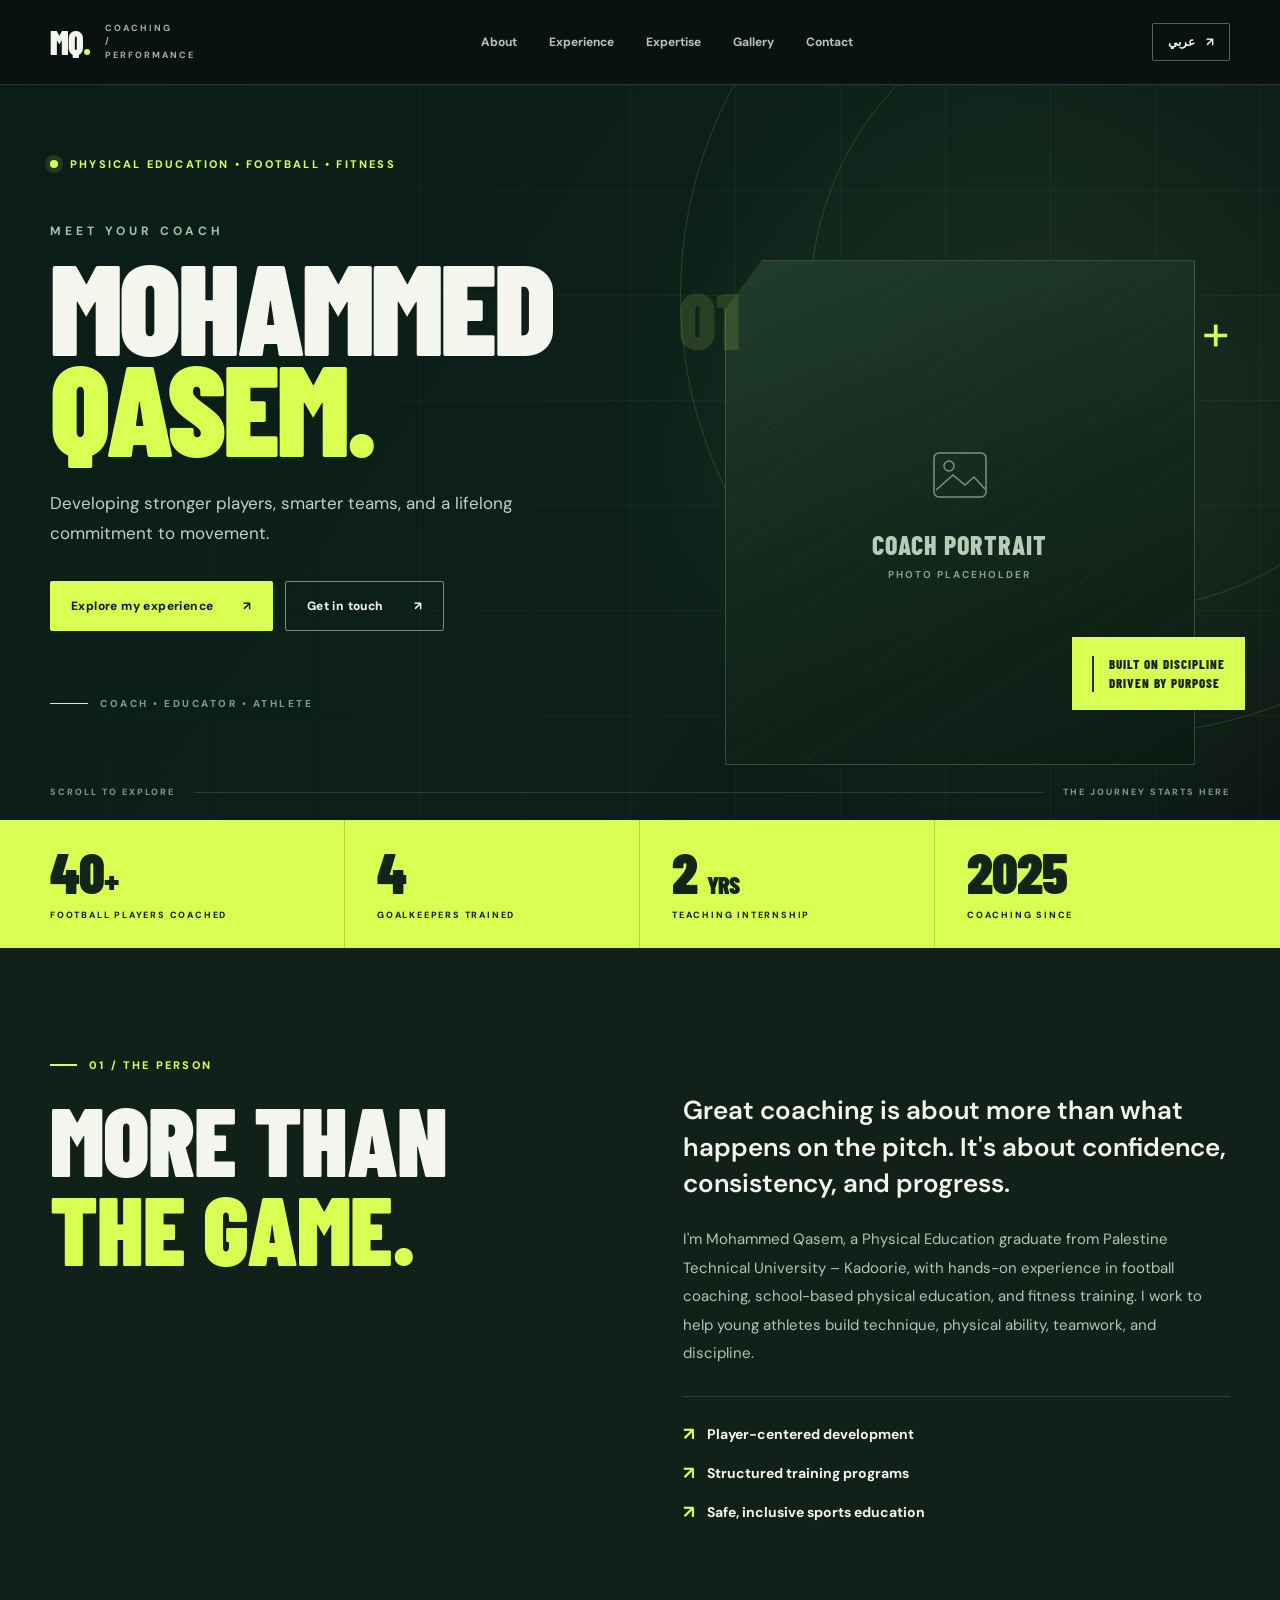
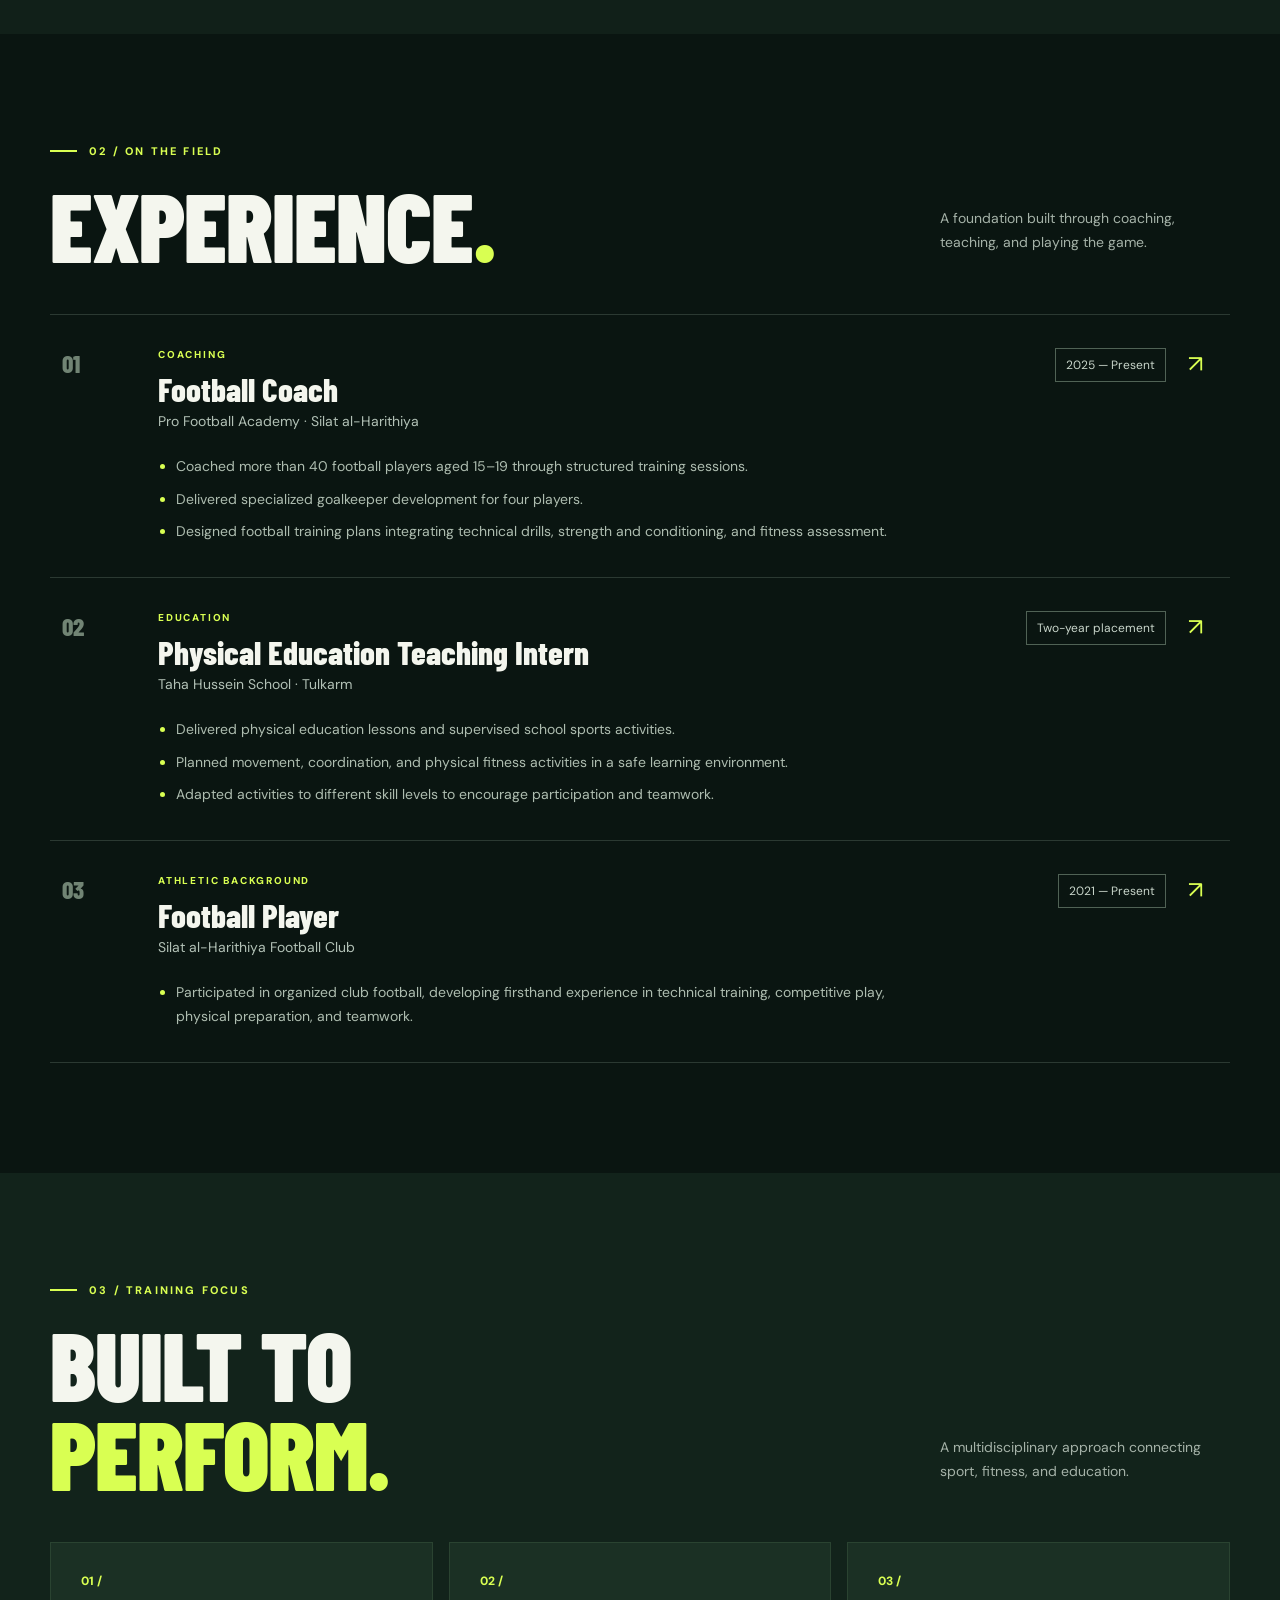
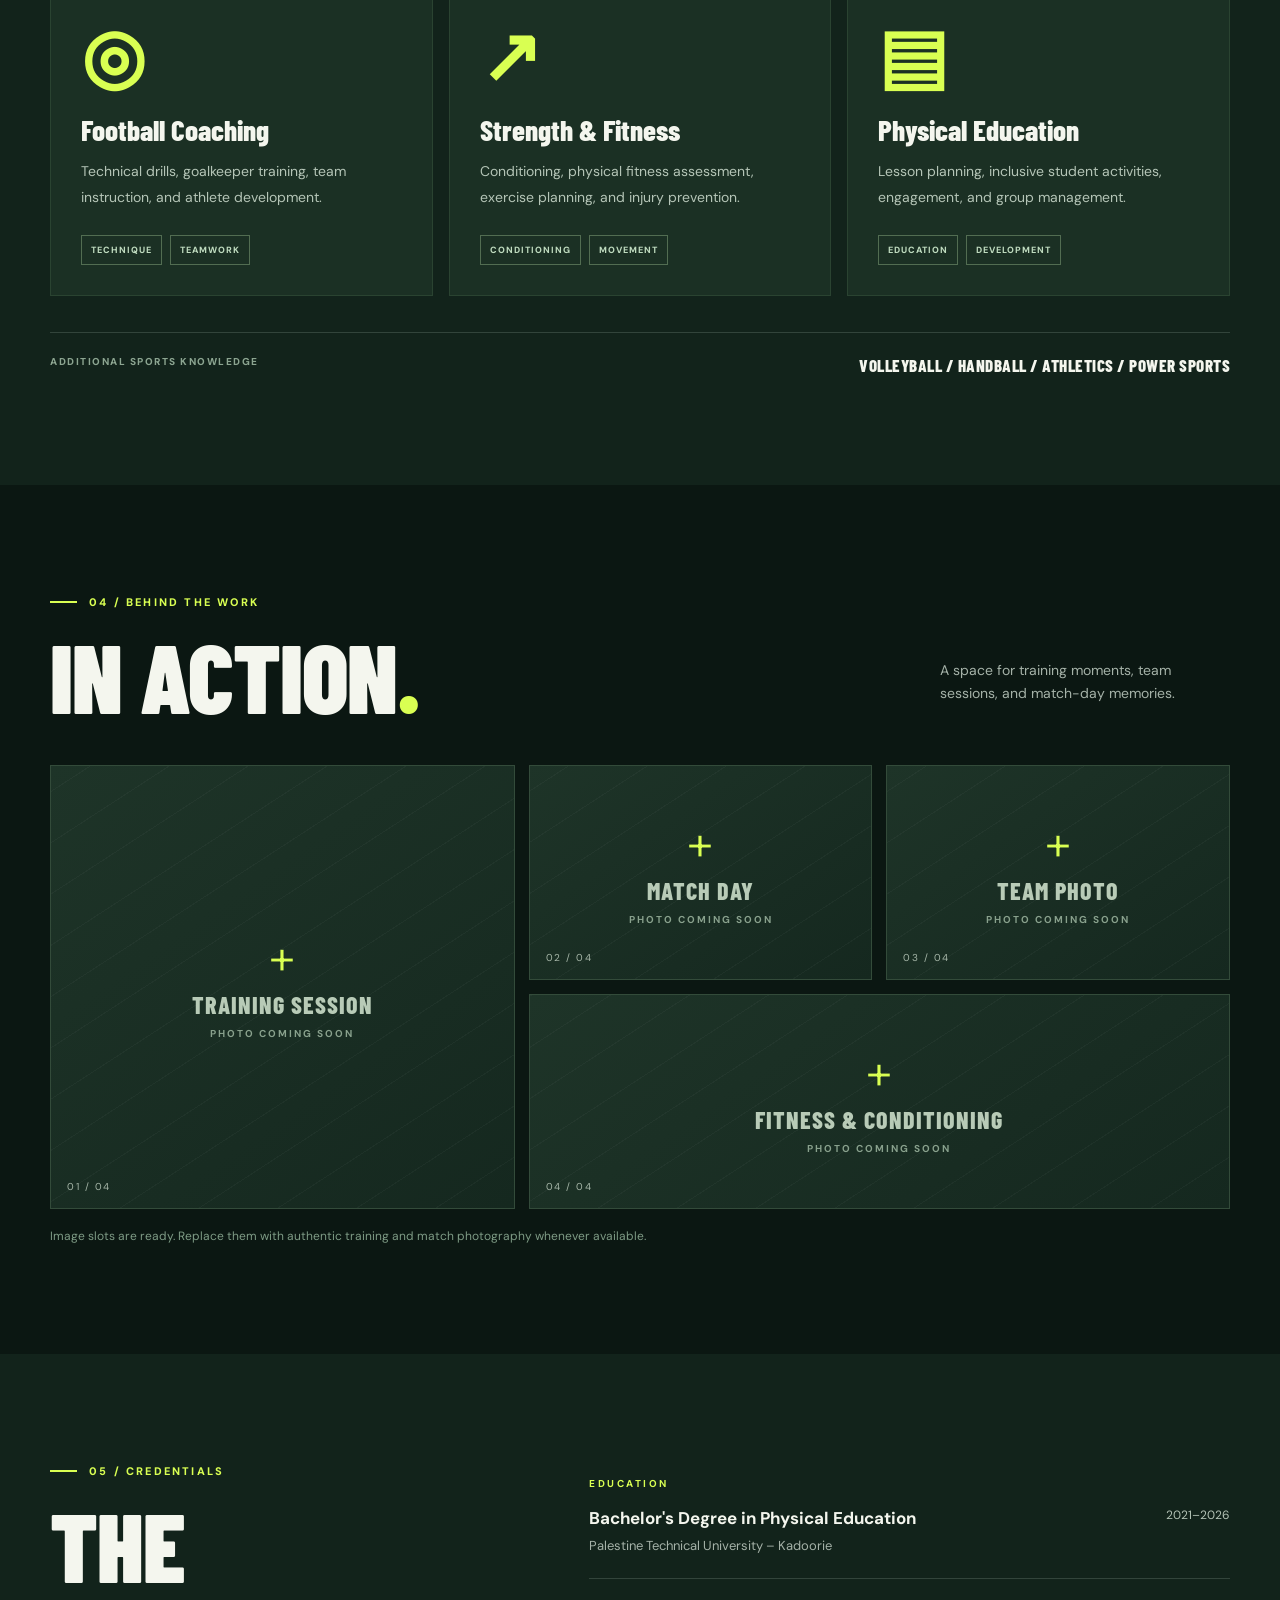
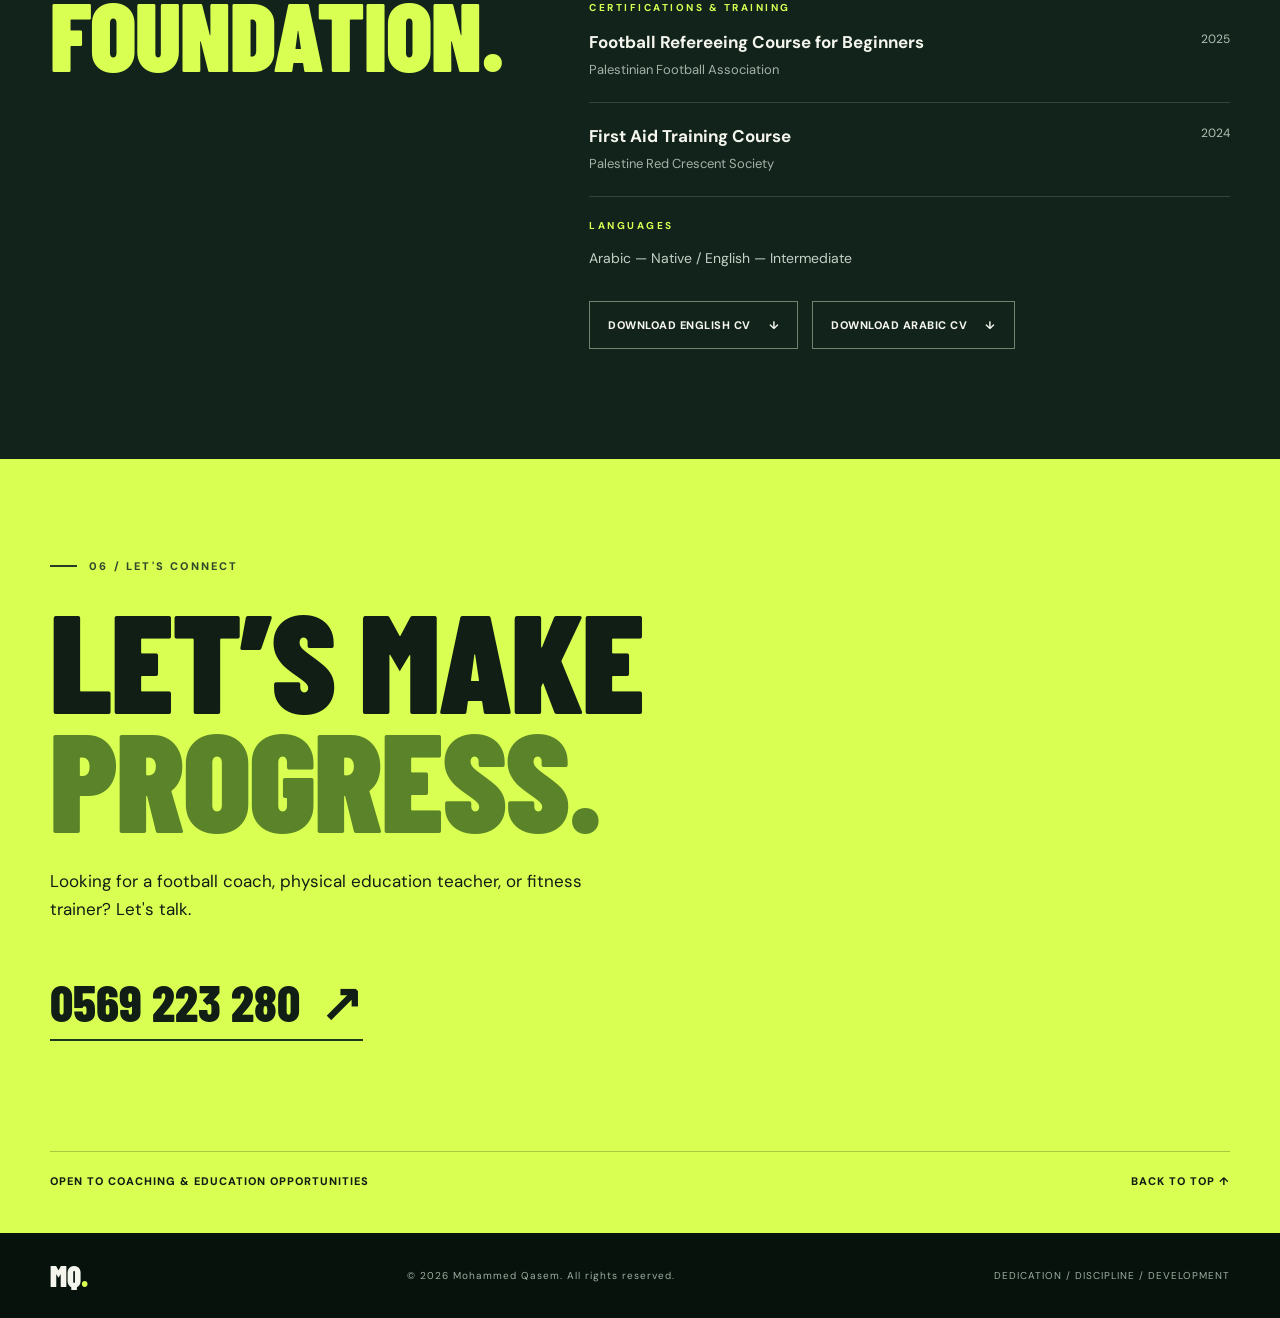
<file: index.html>
<!doctype html>
<html lang="en" dir="ltr">
<head>
  <meta charset="utf-8">
  <meta name="viewport" content="width=device-width, initial-scale=1">
  <meta name="theme-color" content="#091411">
  <meta name="description" content="Mohammed Qasem — Physical Education Teacher, Football Coach and Fitness Trainer. Explore coaching experience, sports expertise and qualifications.">
  <meta property="og:title" content="Mohammed Qasem | Coaching & Physical Education">
  <meta property="og:description" content="Train with purpose. Coach with passion. Physical education, football development and fitness.">
  <meta property="og:type" content="website">
  <title>Mohammed Qasem — Football Coach & Physical Educator</title>
  <link rel="icon" href="assets/favicon.svg" type="image/svg+xml">
  <link rel="preconnect" href="https://fonts.googleapis.com">
  <link rel="preconnect" href="https://fonts.gstatic.com" crossorigin>
  <link href="https://fonts.googleapis.com/css2?family=Barlow+Condensed:wght@500;600;700;800;900&family=DM+Sans:wght@400;500;600;700&family=Tajawal:wght@400;500;600;700;800&display=swap" rel="stylesheet">
  <link rel="stylesheet" href="styles.css">
  <script src="script.js" defer></script>
</head>
<body>
  <a class="skip-link" href="#main">Skip to content</a>
  <header class="site-header" id="top">
    <div class="container header-inner">
      <a href="#top" class="brand" aria-label="Mohammed Qasem home"><span class="brand-mark">MQ<span class="brand-dot">.</span></span><span class="brand-caption" data-i18n="brandCaption">COACHING / PERFORMANCE</span></a>
      <nav class="desktop-nav" aria-label="Main navigation">
        <a href="#about" data-i18n="navAbout">About</a>
        <a href="#experience" data-i18n="navExperience">Experience</a>
        <a href="#expertise" data-i18n="navExpertise">Expertise</a>
        <a href="#gallery" data-i18n="navGallery">Gallery</a>
        <a href="#contact" data-i18n="navContact">Contact</a>
      </nav>
      <div class="header-actions"><button class="lang-toggle" id="languageToggle" aria-label="Switch language">عربي <span aria-hidden="true">↗</span></button><button class="menu-toggle" id="menuToggle" aria-label="Open menu" aria-expanded="false" aria-controls="mobileMenu"><span></span><span></span></button></div>
    </div>
    <nav class="mobile-nav" id="mobileMenu" aria-label="Mobile navigation" hidden><a href="#about" data-i18n="navAbout">About</a><a href="#experience" data-i18n="navExperience">Experience</a><a href="#expertise" data-i18n="navExpertise">Expertise</a><a href="#gallery" data-i18n="navGallery">Gallery</a><a href="#contact" data-i18n="navContact">Contact</a></nav>
  </header>

  <main id="main">
    <section class="hero" aria-labelledby="heroTitle">
      <div class="hero-gridlines" aria-hidden="true"></div>
      <div class="hero-orbit hero-orbit-1" aria-hidden="true"></div>
      <div class="hero-orbit hero-orbit-2" aria-hidden="true"></div>
      <div class="container hero-inner">
        <div class="hero-copy">
          <div class="eyebrow"><span class="signal"></span><span data-i18n="heroEyebrow">PHYSICAL EDUCATION • FOOTBALL • FITNESS</span></div>
          <p class="hero-overline" data-i18n="heroOverline">MEET YOUR COACH</p>
          <h1 id="heroTitle" data-i18n-html="heroTitle">MOHAMMED<br><span>QASEM<span class="accent-dot">.</span></span></h1>
          <p class="hero-intro" data-i18n="heroIntro">Developing stronger players, smarter teams, and a lifelong commitment to movement.</p>
          <div class="hero-actions"><a href="#experience" class="btn btn-lime"><span data-i18n="explore">Explore my experience</span><span aria-hidden="true">↗</span></a><a href="#contact" class="btn btn-outline"><span data-i18n="getInTouch">Get in touch</span><span aria-hidden="true">↗</span></a></div>
          <div class="hero-caption"><span class="caption-bar"></span><span data-i18n="heroCaption">COACH • EDUCATOR • ATHLETE</span></div>
        </div>
        <div class="hero-visual">
          <div class="hero-number" aria-hidden="true">01</div>
          <div class="image-placeholder hero-photo" data-placeholder="hero"><div class="placeholder-field"><svg viewBox="0 0 64 64" fill="none" aria-hidden="true"><rect x="6" y="10" width="52" height="44" rx="5" stroke="currentColor" stroke-width="1.5"/><circle cx="21" cy="23" r="5" stroke="currentColor" stroke-width="1.5"/><path d="m8 47 17-15 12 10 9-8 11 12" stroke="currentColor" stroke-width="1.5"/></svg><span data-i18n="heroPhoto">COACH PORTRAIT</span><small data-i18n="replacePhoto">PHOTO PLACEHOLDER</small></div></div>
          <div class="hero-visual-label"><span class="vertical-rule"></span><span data-i18n-html="visualLabel">BUILT ON DISCIPLINE<br>DRIVEN BY PURPOSE</span></div>
          <div class="hero-corner" aria-hidden="true">+</div>
        </div>
      </div>
      <div class="hero-bottom container"><span data-i18n="scroll">SCROLL TO EXPLORE</span><span class="scroll-line" aria-hidden="true"></span><span data-i18n="heroBottom">THE JOURNEY STARTS HERE</span></div>
    </section>

    <section class="stats-strip" aria-label="Career statistics"><div class="container stats-grid"><div class="stat"><strong>40<span>+</span></strong><span data-i18n="statPlayers">FOOTBALL PLAYERS COACHED</span></div><div class="stat"><strong>4</strong><span data-i18n="statKeepers">GOALKEEPERS TRAINED</span></div><div class="stat"><strong>2 <small data-i18n="years">YRS</small></strong><span data-i18n="statTeaching">TEACHING INTERNSHIP</span></div><div class="stat"><strong>2025</strong><span data-i18n="statCoaching">COACHING SINCE</span></div></div></section>

    <section class="section about-section" id="about"><div class="container about-grid"><div><p class="section-kicker"><span class="kicker-line"></span><span data-i18n="aboutKicker">01 / THE PERSON</span></p><h2 class="section-title" data-i18n-html="aboutTitle">MORE THAN<br><em>THE GAME.</em></h2></div><div class="about-content"><p class="lead" data-i18n="aboutLead">Great coaching is about more than what happens on the pitch. It's about confidence, consistency, and progress.</p><p data-i18n="aboutBody">I'm Mohammed Qasem, a Physical Education graduate from Palestine Technical University – Kadoorie, with hands-on experience in football coaching, school-based physical education, and fitness training. I work to help young athletes build technique, physical ability, teamwork, and discipline.</p><div class="about-highlights"><div><span class="mini-icon">↗</span><span data-i18n="aboutFocus1">Player-centered development</span></div><div><span class="mini-icon">↗</span><span data-i18n="aboutFocus2">Structured training programs</span></div><div><span class="mini-icon">↗</span><span data-i18n="aboutFocus3">Safe, inclusive sports education</span></div></div></div></div></section>

    <section class="section experience-section" id="experience"><div class="container"><div class="section-head"><div><p class="section-kicker"><span class="kicker-line"></span><span data-i18n="expKicker">02 / ON THE FIELD</span></p><h2 class="section-title" data-i18n-html="expTitle">EXPERIENCE<span class="accent-dot">.</span></h2></div><p data-i18n="expIntro">A foundation built through coaching, teaching, and playing the game.</p></div>
      <div class="experience-list">
        <article class="experience-card"><div class="exp-num">01</div><div class="exp-main"><div class="exp-heading"><div><span class="role-tag" data-i18n="expTag1">COACHING</span><h3 data-i18n="expRole1">Football Coach</h3><p data-i18n="expPlace1">Pro Football Academy · Silat al-Harithiya</p></div><span class="exp-date" data-i18n="expDate1">2025 — Present</span></div><ul data-i18n-list="expBullets1"><li>Coached more than 40 football players aged 15–19 through structured training sessions.</li><li>Delivered specialized goalkeeper development for four players.</li><li>Designed football training plans integrating technical drills, strength and conditioning, and fitness assessment.</li></ul></div><div class="exp-symbol" aria-hidden="true">↗</div></article>
        <article class="experience-card"><div class="exp-num">02</div><div class="exp-main"><div class="exp-heading"><div><span class="role-tag" data-i18n="expTag2">EDUCATION</span><h3 data-i18n="expRole2">Physical Education Teaching Intern</h3><p data-i18n="expPlace2">Taha Hussein School · Tulkarm</p></div><span class="exp-date" data-i18n="expDate2">Two-year placement</span></div><ul data-i18n-list="expBullets2"><li>Delivered physical education lessons and supervised school sports activities.</li><li>Planned movement, coordination, and physical fitness activities in a safe learning environment.</li><li>Adapted activities to different skill levels to encourage participation and teamwork.</li></ul></div><div class="exp-symbol" aria-hidden="true">↗</div></article>
        <article class="experience-card"><div class="exp-num">03</div><div class="exp-main"><div class="exp-heading"><div><span class="role-tag" data-i18n="expTag3">ATHLETIC BACKGROUND</span><h3 data-i18n="expRole3">Football Player</h3><p data-i18n="expPlace3">Silat al-Harithiya Football Club</p></div><span class="exp-date" data-i18n="expDate3">2021 — Present</span></div><ul data-i18n-list="expBullets3"><li>Participated in organized club football, developing firsthand experience in technical training, competitive play, physical preparation, and teamwork.</li></ul></div><div class="exp-symbol" aria-hidden="true">↗</div></article>
      </div></div></section>

    <section class="section expertise-section" id="expertise"><div class="container"><div class="section-head"><div><p class="section-kicker"><span class="kicker-line"></span><span data-i18n="skillsKicker">03 / TRAINING FOCUS</span></p><h2 class="section-title" data-i18n-html="skillsTitle">BUILT TO<br><em>PERFORM.</em></h2></div><p data-i18n="skillsIntro">A multidisciplinary approach connecting sport, fitness, and education.</p></div><div class="expertise-grid">
      <article class="expertise-card"><span class="expertise-index">01 /</span><div class="expertise-glyph" aria-hidden="true">◎</div><h3 data-i18n="skill1">Football Coaching</h3><p data-i18n="skillDesc1">Technical drills, goalkeeper training, team instruction, and athlete development.</p><div class="skill-tags"><span data-i18n="skillTag11">TECHNIQUE</span><span data-i18n="skillTag12">TEAMWORK</span></div></article>
      <article class="expertise-card"><span class="expertise-index">02 /</span><div class="expertise-glyph" aria-hidden="true">↗</div><h3 data-i18n="skill2">Strength & Fitness</h3><p data-i18n="skillDesc2">Conditioning, physical fitness assessment, exercise planning, and injury prevention.</p><div class="skill-tags"><span data-i18n="skillTag21">CONDITIONING</span><span data-i18n="skillTag22">MOVEMENT</span></div></article>
      <article class="expertise-card"><span class="expertise-index">03 /</span><div class="expertise-glyph" aria-hidden="true">▤</div><h3 data-i18n="skill3">Physical Education</h3><p data-i18n="skillDesc3">Lesson planning, inclusive student activities, engagement, and group management.</p><div class="skill-tags"><span data-i18n="skillTag31">EDUCATION</span><span data-i18n="skillTag32">DEVELOPMENT</span></div></article>
      </div><div class="sports-line"><span data-i18n="sportsLabel">ADDITIONAL SPORTS KNOWLEDGE</span><strong data-i18n="sportsValue">VOLLEYBALL / HANDBALL / ATHLETICS / POWER SPORTS</strong></div></div></section>

    <section class="section gallery-section" id="gallery"><div class="container"><div class="section-head"><div><p class="section-kicker"><span class="kicker-line"></span><span data-i18n="galleryKicker">04 / BEHIND THE WORK</span></p><h2 class="section-title" data-i18n-html="galleryTitle">IN ACTION<span class="accent-dot">.</span></h2></div><p data-i18n="galleryIntro">A space for training moments, team sessions, and match-day memories.</p></div><div class="gallery-grid"><div class="gallery-item gallery-item-large image-placeholder" data-placeholder="training"><div class="placeholder-field"><span class="photo-plus">+</span><span data-i18n="gallery1">TRAINING SESSION</span><small data-i18n="photoComing">PHOTO COMING SOON</small></div><span class="gallery-id">01 / 04</span></div><div class="gallery-item image-placeholder" data-placeholder="match"><div class="placeholder-field"><span class="photo-plus">+</span><span data-i18n="gallery2">MATCH DAY</span><small data-i18n="photoComing">PHOTO COMING SOON</small></div><span class="gallery-id">02 / 04</span></div><div class="gallery-item image-placeholder" data-placeholder="team"><div class="placeholder-field"><span class="photo-plus">+</span><span data-i18n="gallery3">TEAM PHOTO</span><small data-i18n="photoComing">PHOTO COMING SOON</small></div><span class="gallery-id">03 / 04</span></div><div class="gallery-item gallery-item-wide image-placeholder" data-placeholder="fitness"><div class="placeholder-field"><span class="photo-plus">+</span><span data-i18n="gallery4">FITNESS & CONDITIONING</span><small data-i18n="photoComing">PHOTO COMING SOON</small></div><span class="gallery-id">04 / 04</span></div></div><p class="gallery-note" data-i18n="galleryNote">Image slots are ready. Replace them with authentic training and match photography whenever available.</p></div></section>

    <section class="section credentials-section" id="credentials"><div class="container credentials-grid"><div><p class="section-kicker"><span class="kicker-line"></span><span data-i18n="credentialsKicker">05 / CREDENTIALS</span></p><h2 class="section-title" data-i18n-html="credentialsTitle">THE<br><em>FOUNDATION.</em></h2></div><div class="credential-content"><h3 class="subsection-label" data-i18n="educationLabel">EDUCATION</h3><div class="credential-row"><div><h4 data-i18n="degree">Bachelor's Degree in Physical Education</h4><p data-i18n="university">Palestine Technical University – Kadoorie</p></div><span>2021–2026</span></div><h3 class="subsection-label" data-i18n="certsLabel">CERTIFICATIONS & TRAINING</h3><div class="credential-row"><div><h4 data-i18n="cert1">Football Refereeing Course for Beginners</h4><p data-i18n="certOrg1">Palestinian Football Association</p></div><span>2025</span></div><div class="credential-row"><div><h4 data-i18n="cert2">First Aid Training Course</h4><p data-i18n="certOrg2">Palestine Red Crescent Society</p></div><span>2024</span></div><h3 class="subsection-label" data-i18n="languagesLabel">LANGUAGES</h3><p class="languages-value" data-i18n="languagesValue">Arabic — Native &nbsp; / &nbsp; English — Intermediate</p><div class="cv-downloads"><a href="cv/english.html" class="cv-link"><span data-i18n="downloadEnglish">DOWNLOAD ENGLISH CV</span><span aria-hidden="true">↓</span></a><a href="cv/arabic.html" class="cv-link"><span data-i18n="downloadArabic">DOWNLOAD ARABIC CV</span><span aria-hidden="true">↓</span></a></div></div></div></section>

    <section class="contact-section" id="contact"><div class="container contact-inner"><p class="section-kicker"><span class="kicker-line"></span><span data-i18n="contactKicker">06 / LET'S CONNECT</span></p><h2 data-i18n-html="contactTitle">LET'S MAKE<br><em>PROGRESS.</em></h2><p data-i18n="contactBody">Looking for a football coach, physical education teacher, or fitness trainer? Let's talk.</p><a class="contact-phone" href="tel:0569223280" dir="ltr">0569 223 280 <span aria-hidden="true">↗</span></a><div class="contact-bottom"><span data-i18n="contactFooter">AVAILABLE FOR COACHING & EDUCATION OPPORTUNITIES</span><a href="#top" data-i18n="backTop">BACK TO TOP ↑</a></div></div></section>
  </main>
  <footer class="site-footer"><div class="container footer-inner"><a href="#top" class="footer-brand">MQ<span>.</span></a><p>© <span id="year">2026</span> Mohammed Qasem. <span data-i18n="rights">All rights reserved.</span></p><span data-i18n="footerTag">DEDICATION / DISCIPLINE / DEVELOPMENT</span></div></footer>
</body>
</html>
</file>
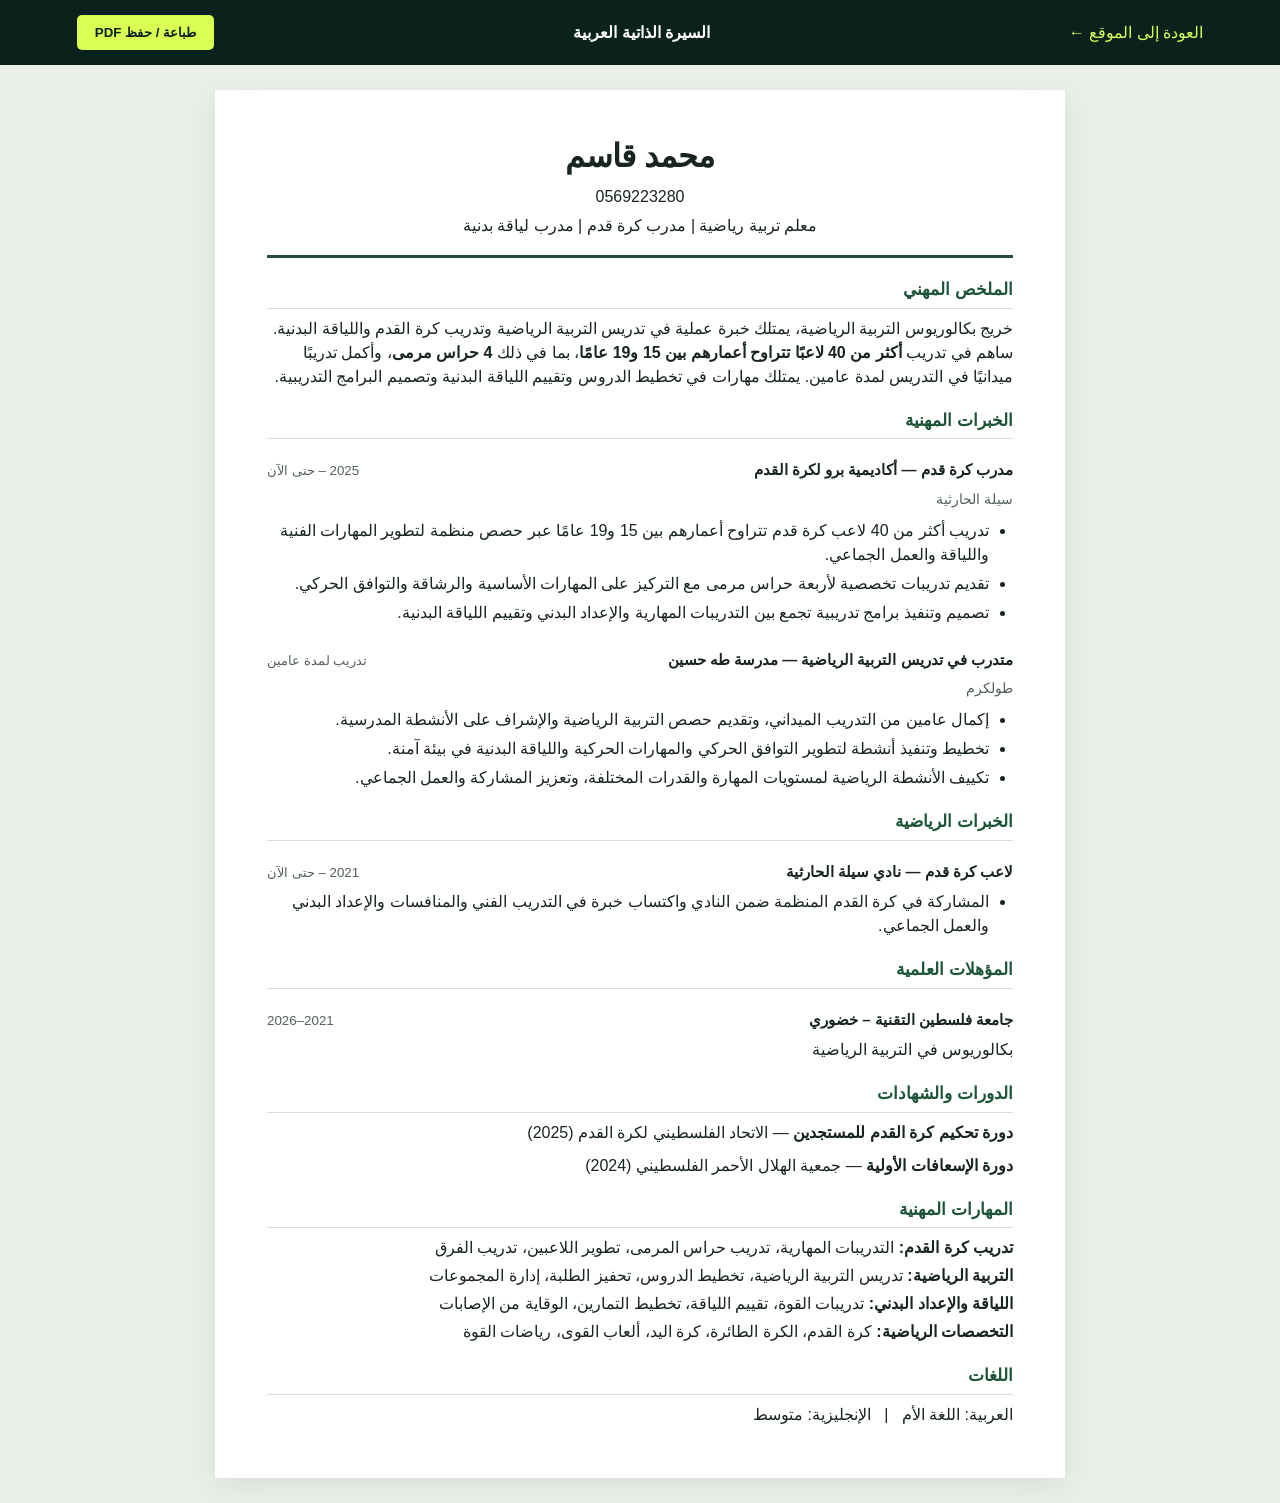
<file: cv/arabic.html>
<!doctype html><html lang="ar" dir="rtl"><head><meta charset="utf-8"><meta name="viewport" content="width=device-width,initial-scale=1"><title>محمد قاسم | السيرة الذاتية</title><link rel="stylesheet" href="resume.css"></head><body dir="rtl"><div class="toolbar"><a href="../index.html">العودة إلى الموقع ←</a><strong>السيرة الذاتية العربية</strong><button onclick="window.print()">طباعة / حفظ PDF</button></div><main class="paper"><header><h1>محمد قاسم</h1><p>0569223280</p><p>معلم تربية رياضية | مدرب كرة قدم | مدرب لياقة بدنية</p></header><h2>الملخص المهني</h2><p>خريج بكالوريوس التربية الرياضية، يمتلك خبرة عملية في تدريس التربية الرياضية وتدريب كرة القدم واللياقة البدنية. ساهم في تدريب <strong>أكثر من 40 لاعبًا تتراوح أعمارهم بين 15 و19 عامًا</strong>، بما في ذلك <strong>4 حراس مرمى</strong>، وأكمل تدريبًا ميدانيًا في التدريس لمدة عامين. يمتلك مهارات في تخطيط الدروس وتقييم اللياقة البدنية وتصميم البرامج التدريبية.</p><h2>الخبرات المهنية</h2><div class="role"><h3>مدرب كرة قدم — أكاديمية برو لكرة القدم</h3><small>2025 – حتى الآن</small></div><p class="meta">سيلة الحارثية</p><ul><li>تدريب أكثر من 40 لاعب كرة قدم تتراوح أعمارهم بين 15 و19 عامًا عبر حصص منظمة لتطوير المهارات الفنية واللياقة والعمل الجماعي.</li><li>تقديم تدريبات تخصصية لأربعة حراس مرمى مع التركيز على المهارات الأساسية والرشاقة والتوافق الحركي.</li><li>تصميم وتنفيذ برامج تدريبية تجمع بين التدريبات المهارية والإعداد البدني وتقييم اللياقة البدنية.</li></ul><div class="role"><h3>متدرب في تدريس التربية الرياضية — مدرسة طه حسين</h3><small>تدريب لمدة عامين</small></div><p class="meta">طولكرم</p><ul><li>إكمال عامين من التدريب الميداني، وتقديم حصص التربية الرياضية والإشراف على الأنشطة المدرسية.</li><li>تخطيط وتنفيذ أنشطة لتطوير التوافق الحركي والمهارات الحركية واللياقة البدنية في بيئة آمنة.</li><li>تكييف الأنشطة الرياضية لمستويات المهارة والقدرات المختلفة، وتعزيز المشاركة والعمل الجماعي.</li></ul><h2>الخبرات الرياضية</h2><div class="role"><h3>لاعب كرة قدم — نادي سيلة الحارثية</h3><small>2021 – حتى الآن</small></div><ul><li>المشاركة في كرة القدم المنظمة ضمن النادي واكتساب خبرة في التدريب الفني والمنافسات والإعداد البدني والعمل الجماعي.</li></ul><h2>المؤهلات العلمية</h2><div class="role"><h3>جامعة فلسطين التقنية – خضوري</h3><small>2021–2026</small></div><p>بكالوريوس في التربية الرياضية</p><h2>الدورات والشهادات</h2><p><strong>دورة تحكيم كرة القدم للمستجدين</strong> — الاتحاد الفلسطيني لكرة القدم (2025)</p><p><strong>دورة الإسعافات الأولية</strong> — جمعية الهلال الأحمر الفلسطيني (2024)</p><h2>المهارات المهنية</h2><div class="skills"><p><strong>تدريب كرة القدم:</strong> التدريبات المهارية، تدريب حراس المرمى، تطوير اللاعبين، تدريب الفرق</p><p><strong>التربية الرياضية:</strong> تدريس التربية الرياضية، تخطيط الدروس، تحفيز الطلبة، إدارة المجموعات</p><p><strong>اللياقة والإعداد البدني:</strong> تدريبات القوة، تقييم اللياقة، تخطيط التمارين، الوقاية من الإصابات</p><p><strong>التخصصات الرياضية:</strong> كرة القدم، الكرة الطائرة، كرة اليد، ألعاب القوى، رياضات القوة</p></div><h2>اللغات</h2><p>العربية: اللغة الأم &nbsp; | &nbsp; الإنجليزية: متوسط</p></main></body></html>
</file>
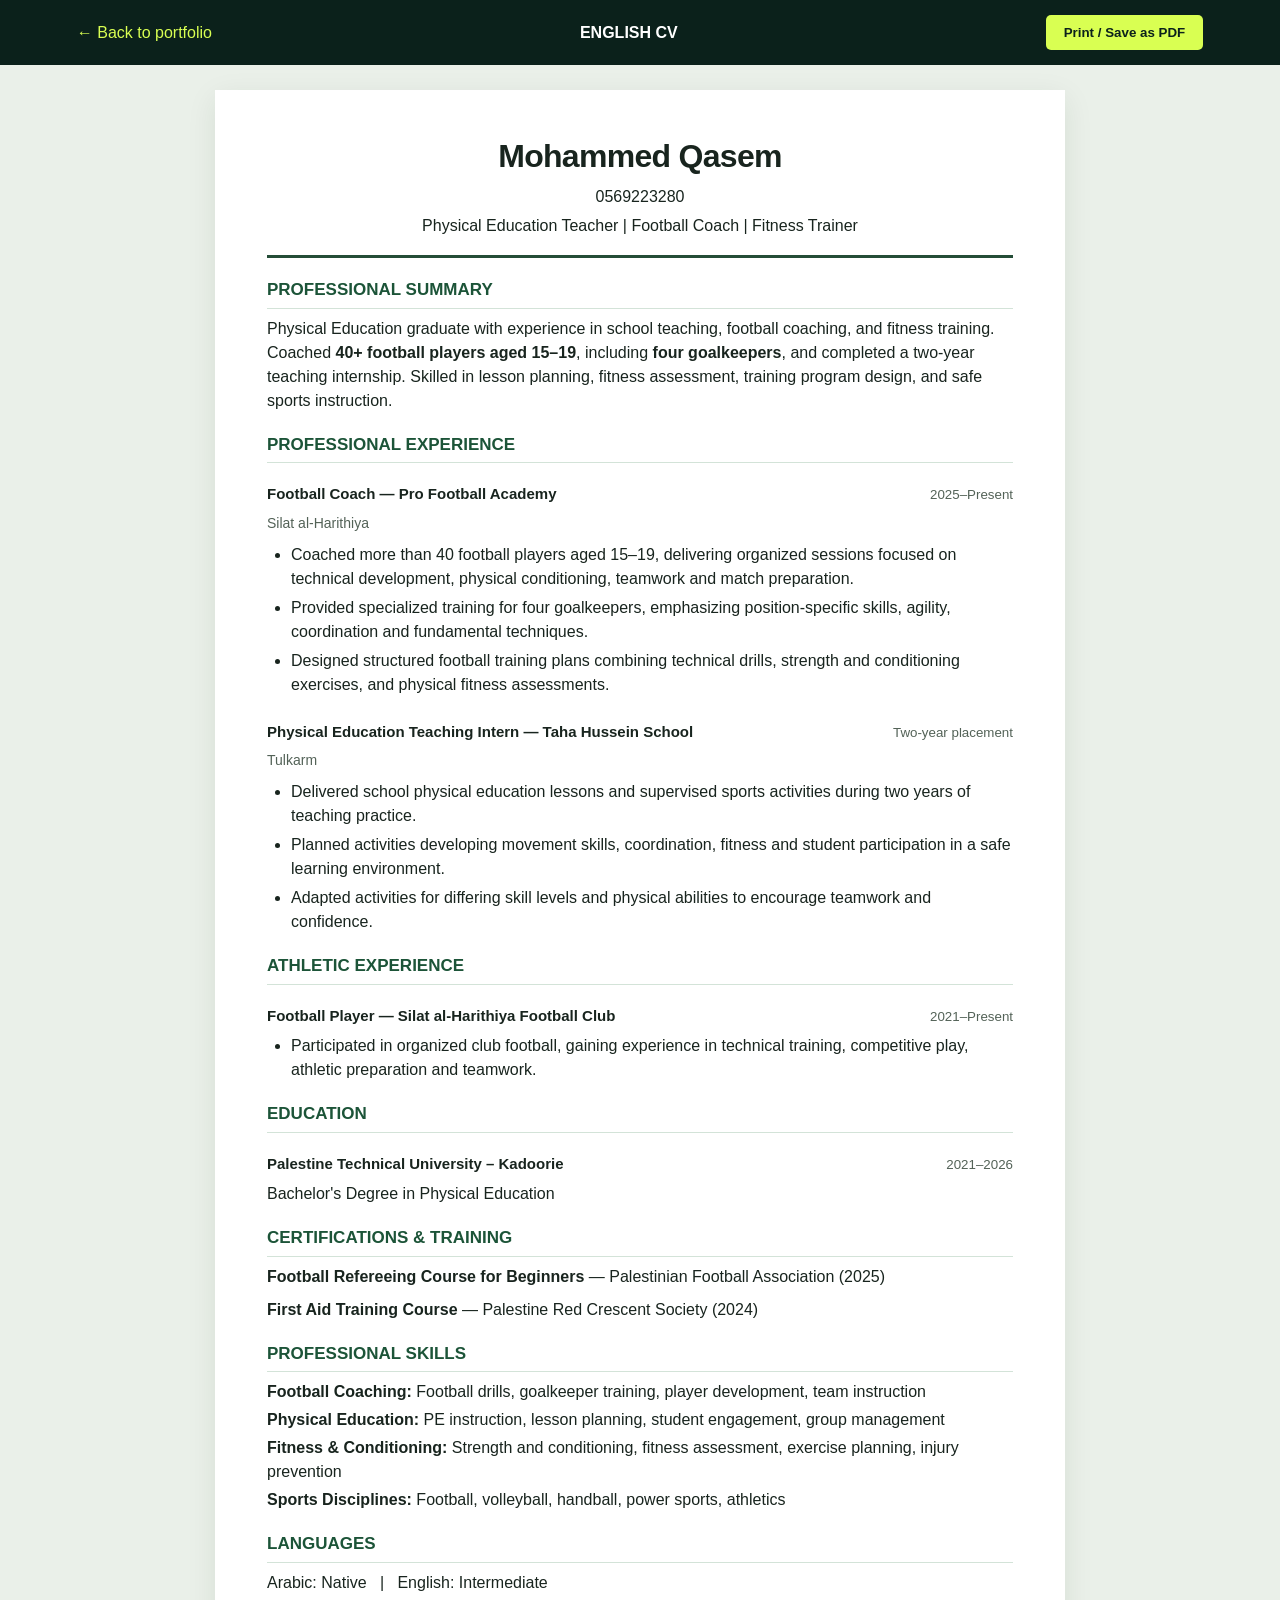
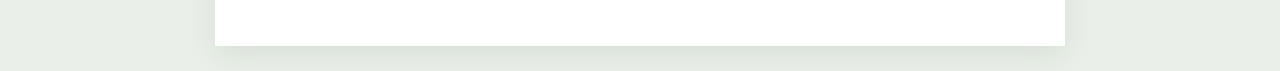
<file: cv/english.html>
<!doctype html><html lang="en"><head><meta charset="utf-8"><meta name="viewport" content="width=device-width,initial-scale=1"><title>Mohammed Qasem | English CV</title><link rel="stylesheet" href="resume.css"></head><body><div class="toolbar"><a href="../index.html">← Back to portfolio</a><strong>ENGLISH CV</strong><button onclick="window.print()">Print / Save as PDF</button></div><main class="paper"><header><h1>Mohammed Qasem</h1><p>0569223280</p><p>Physical Education Teacher | Football Coach | Fitness Trainer</p></header><h2>Professional Summary</h2><p>Physical Education graduate with experience in school teaching, football coaching, and fitness training. Coached <strong>40+ football players aged 15–19</strong>, including <strong>four goalkeepers</strong>, and completed a two-year teaching internship. Skilled in lesson planning, fitness assessment, training program design, and safe sports instruction.</p><h2>Professional Experience</h2><div class="role"><h3>Football Coach — Pro Football Academy</h3><small>2025–Present</small></div><p class="meta">Silat al-Harithiya</p><ul><li>Coached more than 40 football players aged 15–19, delivering organized sessions focused on technical development, physical conditioning, teamwork and match preparation.</li><li>Provided specialized training for four goalkeepers, emphasizing position-specific skills, agility, coordination and fundamental techniques.</li><li>Designed structured football training plans combining technical drills, strength and conditioning exercises, and physical fitness assessments.</li></ul><div class="role"><h3>Physical Education Teaching Intern — Taha Hussein School</h3><small>Two-year placement</small></div><p class="meta">Tulkarm</p><ul><li>Delivered school physical education lessons and supervised sports activities during two years of teaching practice.</li><li>Planned activities developing movement skills, coordination, fitness and student participation in a safe learning environment.</li><li>Adapted activities for differing skill levels and physical abilities to encourage teamwork and confidence.</li></ul><h2>Athletic Experience</h2><div class="role"><h3>Football Player — Silat al-Harithiya Football Club</h3><small>2021–Present</small></div><ul><li>Participated in organized club football, gaining experience in technical training, competitive play, athletic preparation and teamwork.</li></ul><h2>Education</h2><div class="role"><h3>Palestine Technical University – Kadoorie</h3><small>2021–2026</small></div><p>Bachelor's Degree in Physical Education</p><h2>Certifications &amp; Training</h2><p><strong>Football Refereeing Course for Beginners</strong> — Palestinian Football Association (2025)</p><p><strong>First Aid Training Course</strong> — Palestine Red Crescent Society (2024)</p><h2>Professional Skills</h2><div class="skills"><p><strong>Football Coaching:</strong> Football drills, goalkeeper training, player development, team instruction</p><p><strong>Physical Education:</strong> PE instruction, lesson planning, student engagement, group management</p><p><strong>Fitness &amp; Conditioning:</strong> Strength and conditioning, fitness assessment, exercise planning, injury prevention</p><p><strong>Sports Disciplines:</strong> Football, volleyball, handball, power sports, athletics</p></div><h2>Languages</h2><p>Arabic: Native &nbsp; | &nbsp; English: Intermediate</p></main></body></html>
</file>
<file: styles.css>
:root{--bg:#091411;--dark:#0e1d18;--dark2:#13231d;--lime:#d9ff52;--mint:#a6c8b0;--white:#f4f6ee;--muted:#a5b2a8;--line:rgba(216,241,220,.16);--font-display:'Barlow Condensed',Impact,sans-serif;--font-body:'DM Sans',Arial,sans-serif;--max:1200px}*{box-sizing:border-box}html{scroll-behavior:smooth;scroll-padding-top:88px}body{margin:0;background:var(--bg);color:var(--white);font-family:var(--font-body);-webkit-font-smoothing:antialiased}body[dir=rtl]{--font-display:'Tajawal',sans-serif;--font-body:'Tajawal',sans-serif}a{color:inherit;text-decoration:none}button{font:inherit}button:focus-visible,a:focus-visible{outline:2px solid var(--lime);outline-offset:4px}::selection{background:var(--lime);color:var(--bg)}.container{width:min(var(--max),calc(100% - 100px));margin-inline:auto}.skip-link{position:absolute;top:-60px;inset-inline-start:16px;padding:12px;background:var(--lime);color:var(--bg);z-index:100}.skip-link:focus{top:12px}.site-header{position:sticky;top:0;z-index:50;background:rgba(9,20,17,.94);backdrop-filter:blur(18px);border-bottom:1px solid var(--line)}.header-inner{height:84px;display:flex;align-items:center;justify-content:space-between;gap:32px}.brand{display:flex;align-items:center;gap:15px}.brand-mark{font-family:var(--font-display);font-size:33px;font-weight:900;letter-spacing:-1px;line-height:1}.brand-dot,.accent-dot{color:var(--lime)}.brand-caption{font-size:9px;letter-spacing:2px;color:var(--muted);max-width:76px;line-height:1.5;font-weight:700}.desktop-nav{display:flex;gap:32px}.desktop-nav a{color:#b9c4bc;font-size:12px;font-weight:700;transition:color .2s}.desktop-nav a:hover{color:var(--lime)}.header-actions{display:flex;align-items:center;gap:12px}.lang-toggle{border:1px solid #52645b;color:var(--white);border-radius:2px;background:transparent;padding:10px 15px;cursor:pointer;font-weight:700;font-size:12px;white-space:nowrap}.lang-toggle:hover{background:var(--lime);color:var(--bg)}.lang-toggle span{margin-inline-start:8px}.menu-toggle{display:none;background:none;border:0;width:40px;height:40px;cursor:pointer}.menu-toggle span{display:block;width:24px;height:2px;background:var(--white);margin:6px auto}.mobile-nav{display:none}.hero{min-height:690px;position:relative;overflow:hidden;background:radial-gradient(circle at 82% 48%,rgba(83,115,67,.25),transparent 40%),linear-gradient(125deg,#0a1d16,#0c2019 55%,#0b1713)}.hero-gridlines{position:absolute;inset:0;background-image:linear-gradient(rgba(199,224,199,.045) 1px,transparent 1px),linear-gradient(90deg,rgba(199,224,199,.045) 1px,transparent 1px);background-size:105px 105px;mask-image:linear-gradient(90deg,transparent 0%,#000 45%,#000)}.hero-orbit{position:absolute;border:1px solid rgba(216,255,82,.15);border-radius:100%;pointer-events:none}.hero-orbit-1{width:880px;height:880px;inset-block-start:-230px;inset-inline-end:-280px}.hero-orbit-2{width:620px;height:620px;inset-block-start:-95px;inset-inline-end:-150px}.hero-inner{min-height:635px;display:grid;grid-template-columns:1.06fr .94fr;align-items:center;position:relative;gap:30px}.hero-copy{position:relative;z-index:2;padding-block:72px 55px}.eyebrow,.section-kicker{display:flex;align-items:center;gap:12px;font-size:11px;letter-spacing:2.2px;font-weight:800;color:var(--lime)}.signal{width:8px;height:8px;border-radius:50%;background:var(--lime);box-shadow:0 0 0 5px rgba(217,255,82,.12)}.hero-overline{font-size:12px;color:#a9c2af;letter-spacing:4px;font-weight:700;margin:52px 0 0}.hero h1{font-family:var(--font-display);font-size:clamp(78px,10vw,154px);font-weight:900;letter-spacing:-3px;line-height:.79;margin:16px 0 32px}.hero h1>span{color:var(--lime)}.hero-intro{max-width:500px;font-size:17px;line-height:1.75;color:#c4d0c7}.hero-actions{display:flex;flex-wrap:wrap;gap:12px;margin-top:32px}.btn{display:inline-flex;align-items:center;gap:30px;padding:16px 21px;font-size:12px;letter-spacing:.4px;font-weight:800;transition:transform .2s,background .2s;border-radius:2px}.btn:hover{transform:translateY(-3px)}.btn-lime{color:#101d14;background:var(--lime)}.btn-outline{border:1px solid rgba(230,245,232,.5)}.btn-outline:hover{background:#1e3527}.hero-caption{margin-top:66px;display:flex;align-items:center;gap:12px;font-size:10px;letter-spacing:2.5px;color:#829b88;font-weight:800}.caption-bar{width:38px;height:1px;background:var(--lime)}.hero-visual{position:relative;min-height:515px;align-self:end;display:flex;align-items:flex-end;justify-content:center}.hero-photo{position:relative;width:87%;height:505px;border:1px solid rgba(235,251,227,.19);background:linear-gradient(160deg,#203d2c,#13281c 52%,#0b1b14);clip-path:polygon(8% 0,100% 0,100% 100%,0 100%,0 10%)}.image-placeholder{position:relative;overflow:hidden;isolation:isolate}.image-placeholder:before{content:'';position:absolute;inset:0;background:repeating-linear-gradient(-33deg,transparent 0 42px,rgba(255,255,255,.03) 42px 43px);z-index:-1}.placeholder-field{height:100%;min-height:180px;display:flex;flex-direction:column;align-items:center;justify-content:center;gap:8px;text-align:center;color:#b8cbb7;font-family:var(--font-display);font-size:26px;letter-spacing:1px;font-weight:800}.placeholder-field svg{width:64px;color:#79947a;margin-bottom:14px}.placeholder-field small{font:700 10px var(--font-body);letter-spacing:2px;color:#89a18d}.hero-number{position:absolute;top:20px;inset-inline-start:-10px;font:900 80px var(--font-display);color:rgba(217,255,82,.13);z-index:2}.hero-visual-label{position:absolute;bottom:55px;inset-inline-end:-15px;background:var(--lime);color:#142217;padding:18px 20px;display:flex;align-items:center;gap:15px;z-index:2;font:800 13px/1.4 var(--font-display);letter-spacing:1px}.vertical-rule{height:36px;width:2px;background:#18351e}.hero-corner{position:absolute;top:50px;inset-inline-end:0;font-size:50px;color:var(--lime)}.hero-bottom{height:55px;display:flex;align-items:center;gap:20px;justify-content:space-between;color:#829689;font-size:9px;font-weight:800;letter-spacing:2px}.scroll-line{flex:1;height:1px;background:var(--line)}.stats-strip{background:var(--lime);color:#132418}.stats-grid{display:grid;grid-template-columns:repeat(4,1fr)}.stat{padding:27px 32px;border-inline-end:1px solid rgba(20,45,25,.2);display:flex;flex-direction:column;gap:2px}.stat:first-child{padding-inline-start:0}.stat:last-child{border:0}.stat strong{font:900 56px/.9 var(--font-display);letter-spacing:-1px}.stat strong span{font-size:35px}.stat strong small{font-size:24px}.stat>span{font-size:9px;font-weight:800;letter-spacing:1.8px;margin-top:10px}.section{padding:110px 0}.section-kicker{margin:0 0 22px}.kicker-line{width:27px;height:2px;background:var(--lime)}.section-title{font:900 clamp(58px,7.5vw,106px)/.93 var(--font-display);letter-spacing:-1px;margin:0}.section-title em{font-style:normal;color:var(--lime)}.about-section{background:#112019}.about-grid{display:grid;grid-template-columns:1fr 1fr;gap:85px}.about-content{padding-top:34px}.about-content .lead{font-size:26px;font-weight:600;line-height:1.4;color:var(--white);margin:0 0 24px}.about-content p:not(.lead){font-size:15px;color:#b6c3b8;line-height:1.9}.about-highlights{display:grid;gap:15px;margin-top:28px;border-top:1px solid var(--line);padding-top:25px}.about-highlights>div{font-weight:700;font-size:14px;display:flex;align-items:center;gap:12px}.mini-icon{color:var(--lime);font-size:18px}.experience-section{background:#0a1511}.section-head{display:flex;align-items:end;justify-content:space-between;gap:35px;margin-bottom:45px}.section-head>p{color:var(--muted);line-height:1.7;max-width:290px;font-size:14px}.experience-list{border-top:1px solid var(--line)}.experience-card{display:grid;grid-template-columns:74px 1fr 30px;gap:22px;padding:33px 12px;border-bottom:1px solid var(--line);transition:background .2s}.experience-card:hover{background:#14251c}.exp-num{font:800 25px var(--font-display);color:#718474}.exp-heading{display:flex;align-items:start;justify-content:space-between;gap:20px}.role-tag{display:block;color:var(--lime);font-size:10px;letter-spacing:1.8px;font-weight:800;margin-bottom:10px}.exp-heading h3{font:800 33px/1.1 var(--font-display);margin:0 0 5px}.exp-heading p{color:#b2c1b6;margin:0;font-size:14px}.exp-date{font-size:12px;border:1px solid #506255;color:#c8d5ca;padding:8px 10px;white-space:nowrap}.exp-main ul{max-width:780px;color:#aebdb0;font-size:14px;line-height:1.75;padding-inline-start:18px;margin-top:24px;margin-bottom:0}.exp-main li+li{margin-top:8px}.exp-main li::marker{color:var(--lime)}.exp-symbol{color:var(--lime);font-size:24px}.expertise-section{background:#12231b}.expertise-grid{display:grid;grid-template-columns:repeat(3,1fr);gap:16px}.expertise-card{background:#1b3024;min-height:350px;padding:30px;border:1px solid #2a4331;display:flex;flex-direction:column;transition:transform .25s,border .25s}.expertise-card:hover{transform:translateY(-6px);border-color:var(--lime)}.expertise-index{font-size:12px;color:var(--lime);font-weight:800}.expertise-glyph{font:800 74px var(--font-display);color:var(--lime);margin:19px 0 13px}.expertise-card h3{font:800 29px var(--font-display);margin:0 0 12px}.expertise-card p{font-size:14px;line-height:1.8;color:#b5c5b7;margin:0 0 25px}.skill-tags{display:flex;flex-wrap:wrap;gap:8px;margin-top:auto}.skill-tags span{border:1px solid #526d52;padding:8px 9px;font-size:9px;font-weight:800;letter-spacing:1px;color:#bfdbbf}.sports-line{padding:22px 0 0;margin-top:36px;border-top:1px solid var(--line);display:flex;justify-content:space-between;gap:20px;flex-wrap:wrap}.sports-line span{font-size:10px;letter-spacing:1.5px;color:#8ca591;font-weight:800}.sports-line strong{font:800 17px var(--font-display);letter-spacing:.5px}.gallery-section{background:#0b1712}.gallery-grid{display:grid;grid-template-columns:1.15fr .85fr .85fr;grid-template-rows:215px 215px;gap:14px}.gallery-item{background:linear-gradient(145deg,#1e3428,#15281f);border:1px solid #334b3a;position:relative}.gallery-item-large{grid-row:span 2}.gallery-item-wide{grid-column:span 2}.gallery-item .placeholder-field{font-size:24px}.gallery-item .photo-plus{font:300 48px var(--font-body);color:var(--lime);line-height:1}.gallery-id{position:absolute;bottom:15px;inset-inline-start:16px;font-size:10px;letter-spacing:1.5px;color:#a7b7a9}.gallery-note{color:#7e9b85;font-size:12px;margin:19px 0 0}.credentials-section{background:#12231b}.credentials-grid{display:grid;grid-template-columns:.75fr 1.25fr;gap:85px}.credential-content{padding-top:13px}.subsection-label{font-size:10px;letter-spacing:2.5px;color:var(--lime);margin:0 0 17px}.credential-row{display:flex;align-items:start;justify-content:space-between;gap:20px;padding:0 0 21px;margin-bottom:22px;border-bottom:1px solid var(--line)}.credential-row h4{margin:0 0 7px;font-size:17px}.credential-row p{margin:0;color:var(--muted);font-size:13px;line-height:1.6}.credential-row>span{white-space:nowrap;font-size:12px;color:#b3c2b5}.languages-value{color:#c5d0c7;font-size:14px}.cv-downloads{display:flex;gap:14px;margin-top:34px;flex-wrap:wrap}.cv-link{border:1px solid #70846d;padding:16px 18px;display:flex;align-items:center;gap:18px;font-size:11px;font-weight:800;letter-spacing:.5px;transition:background .2s}.cv-link:hover{background:var(--lime);color:var(--bg)}.contact-section{background:var(--lime);color:#101e15;padding:100px 0 45px}.contact-section .section-kicker{color:#31492b}.contact-section .kicker-line{background:#253d24}.contact-inner h2{font:900 clamp(76px,11vw,155px)/.85 var(--font-display);margin:25px 0 30px;letter-spacing:-2px}.contact-inner h2 em{font-style:normal;color:#5b842a}.contact-inner>p:not(.section-kicker){font-size:17px;max-width:550px;line-height:1.65}.contact-phone{display:inline-flex;align-items:center;gap:20px;border-bottom:2px solid #1c371e;font:800 clamp(26px,4vw,51px) var(--font-display);padding:10px 0 6px;margin-top:20px}.contact-phone:hover{opacity:.65}.contact-bottom{display:flex;justify-content:space-between;gap:20px;flex-wrap:wrap;border-top:1px solid rgba(18,43,18,.25);margin-top:110px;padding-top:22px;font-size:11px;letter-spacing:1px;font-weight:800}.site-footer{background:#07120d}.footer-inner{min-height:85px;display:flex;align-items:center;justify-content:space-between;gap:20px}.footer-brand{font:900 30px var(--font-display)}.footer-brand span{color:var(--lime)}.footer-inner p,.footer-inner>span{font-size:10px;color:#9caea0;letter-spacing:1px}.footer-inner>span{text-align:end}
/* Arabic typography + direction */
[dir=rtl] .hero h1{font-size:clamp(60px,7.3vw,112px);line-height:1.05;letter-spacing:-1px}[dir=rtl] .hero-overline{letter-spacing:1px}[dir=rtl] .section-title{font-size:clamp(50px,6vw,86px);letter-spacing:0;line-height:1.15}[dir=rtl] .contact-inner h2{font-size:clamp(55px,8vw,112px);letter-spacing:0;line-height:1.16}[dir=rtl] .hero-caption,[dir=rtl] .eyebrow,[dir=rtl] .section-kicker,[dir=rtl] .stat>span,[dir=rtl] .role-tag,[dir=rtl] .hero-bottom,[dir=rtl] .skill-tags span,[dir=rtl] .subsection-label,[dir=rtl] .gallery-id,[dir=rtl] .contact-bottom{letter-spacing:0}[dir=rtl] .exp-heading h3,[dir=rtl] .expertise-card h3{font-size:26px}[dir=rtl] .hero-visual-label{font-size:15px}[dir=rtl] .placeholder-field{letter-spacing:0}[dir=rtl] .brand-mark{font-family:'Barlow Condensed',sans-serif}[dir=rtl] .brand-caption{letter-spacing:0}[dir=rtl] .stat strong{font-family:'Barlow Condensed',sans-serif}[dir=rtl] .exp-num,[dir=rtl] .expertise-index{font-family:'Barlow Condensed',sans-serif}
@media(max-width:1050px){.container{width:min(var(--max),calc(100% - 60px))}.desktop-nav{gap:17px}.hero h1{font-size:100px}.about-grid,.credentials-grid{gap:40px}.stat{padding-inline:18px}.experience-card{grid-template-columns:42px 1fr 20px}.hero-visual-label{inset-inline-end:0}}@media(max-width:760px){.container{width:calc(100% - 38px)}.header-inner{height:70px}.brand-caption{display:none}.desktop-nav{display:none}.menu-toggle{display:block}.mobile-nav:not([hidden]){display:flex;flex-direction:column;padding:8px 19px 20px;border-top:1px solid var(--line);gap:0}.mobile-nav a{font-weight:700;font-size:15px;padding:14px 0;border-bottom:1px solid var(--line)}.hero-inner{grid-template-columns:1fr;min-height:0;gap:0}.hero-copy{padding:65px 0 35px}.hero h1{font-size:clamp(75px,16vw,130px)}.hero-overline{margin-top:40px}.hero-intro{font-size:16px}.hero-caption{margin-top:45px}.hero-visual{min-height:390px;align-self:auto}.hero-photo{height:360px;width:83%;margin-inline-start:10%}.hero-visual-label{bottom:25px}.hero-bottom{height:54px}.hero-orbit-1{inset-inline-end:-590px}.stats-grid{grid-template-columns:repeat(2,1fr)}.stat{padding:23px 12px;border-bottom:1px solid #526b37}.stat:first-child{padding-inline-start:12px}.stat:nth-child(even){border-inline-end:0}.stat strong{font-size:47px}.section{padding:75px 0}.about-grid,.credentials-grid{grid-template-columns:1fr;gap:25px}.about-content{padding:0}.section-head{align-items:start;flex-direction:column;gap:8px}.section-head>p{max-width:450px}.experience-card{grid-template-columns:30px 1fr;gap:10px;padding:28px 0}.exp-symbol{display:none}.exp-heading{flex-direction:column;gap:13px}.exp-main ul{font-size:13px}.expertise-grid{grid-template-columns:1fr}.expertise-card{min-height:285px}.gallery-grid{grid-template-columns:1fr 1fr;grid-template-rows:220px 180px 180px}.gallery-item-large{grid-column:span 2;grid-row:span 1}.gallery-item-wide{grid-column:span 2}.contact-section{padding-top:70px}.contact-bottom{margin-top:80px}.footer-inner{flex-wrap:wrap;padding-block:24px}.footer-inner>span{display:none}}@media(prefers-reduced-motion:reduce){html{scroll-behavior:auto}*,*:before,*:after{transition:none!important;animation:none!important}}
</file>
<file: cv/resume.css>
*{box-sizing:border-box}body{font-family:Arial,"Noto Sans Arabic",sans-serif;color:#18241e;background:#eaf0e9;margin:0;line-height:1.5}.toolbar{background:#0b211b;color:white;padding:15px 6%;display:flex;justify-content:space-between;align-items:center;gap:1rem}.toolbar a{color:#d9ff52;text-decoration:none}.toolbar button{background:#d9ff52;color:#0b211b;border:0;padding:10px 18px;border-radius:5px;font-weight:700;cursor:pointer}.paper{max-width:850px;margin:25px auto;padding:42px 52px;background:white;box-shadow:0 8px 28px #14291a16}header{text-align:center;border-bottom:3px solid #244d37;padding-bottom:12px;margin-bottom:16px}header h1{font-size:32px;letter-spacing:-.7px;margin:0}header p{margin:5px 0}h2{font-size:17px;text-transform:uppercase;margin:19px 0 8px;color:#1c5438;border-bottom:1px solid #d3e3d8;padding-bottom:5px}h3{font-size:15px;margin:12px 0 2px}p{margin:5px 0 9px}ul{padding-inline-start:24px;margin:5px 0 12px}li{margin:5px 0}.role{display:flex;justify-content:space-between;align-items:baseline;gap:12px}.role small{white-space:nowrap;color:#536257}.meta{color:#536257;font-size:14px}.skills p{margin:4px 0}body[dir=rtl] .role{flex-direction:row}body[dir=rtl] h2{text-transform:none}@media(max-width:650px){.paper{margin:0;padding:22px 20px}.toolbar{flex-wrap:wrap}header h1{font-size:26px}.role{flex-wrap:wrap}}@media print{@page{size:A4;margin:12mm}.toolbar{display:none}body{background:white}.paper{margin:0;padding:0;box-shadow:none;max-width:none}h2, .role{break-after:avoid}li{break-inside:avoid}body{font-size:11px}h2{margin:12px 0 5px}header h1{font-size:26px}}
</file>
